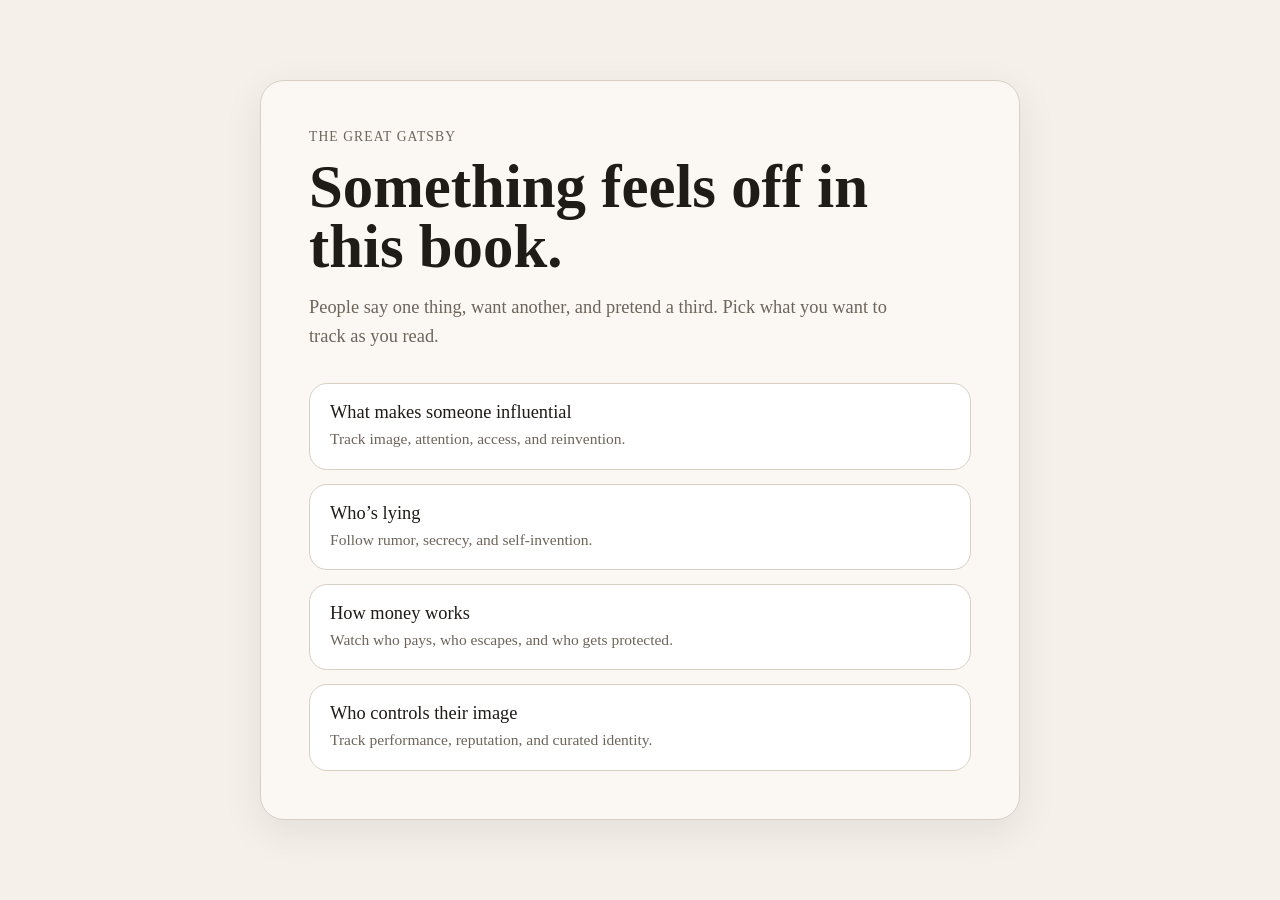
<file: index.html>
<!DOCTYPE html>
<html lang="en">
<head>
  <meta charset="UTF-8" />
  <meta name="viewport" content="width=device-width, initial-scale=1.0" />
  <title>Gatsby Sandbox</title>
  <link rel="stylesheet" href="style.css" />
</head>
<body class="landing">
  <main class="landing-shell">
    <div class="landing-card">
      <p class="eyebrow">The Great Gatsby</p>
      <h1>Something feels off in this book.</h1>
      <p class="lede">
        People say one thing, want another, and pretend a third.
        Pick what you want to track as you read.
      </p>

      <div class="path-list">
        <button class="path-button" onclick="choosePath('influencer')">
          <span class="path-title">What makes someone influential</span>
          <span class="path-desc">Track image, attention, access, and reinvention.</span>
        </button>
        
        <button class="path-button" onclick="choosePath('lies')">
          <span class="path-title">Who’s lying</span>
          <span class="path-desc">Follow rumor, secrecy, and self-invention.</span>
        </button>

        <button class="path-button" onclick="choosePath('money')">
          <span class="path-title">How money works</span>
          <span class="path-desc">Watch who pays, who escapes, and who gets protected.</span>
        </button>

        <button class="path-button" onclick="choosePath('image')">
          <span class="path-title">Who controls their image</span>
          <span class="path-desc">Track performance, reputation, and curated identity.</span>
        </button>
      </div>
    </div>
  </main>

  <script src="script.js"></script>
</body>
</html>
</file>
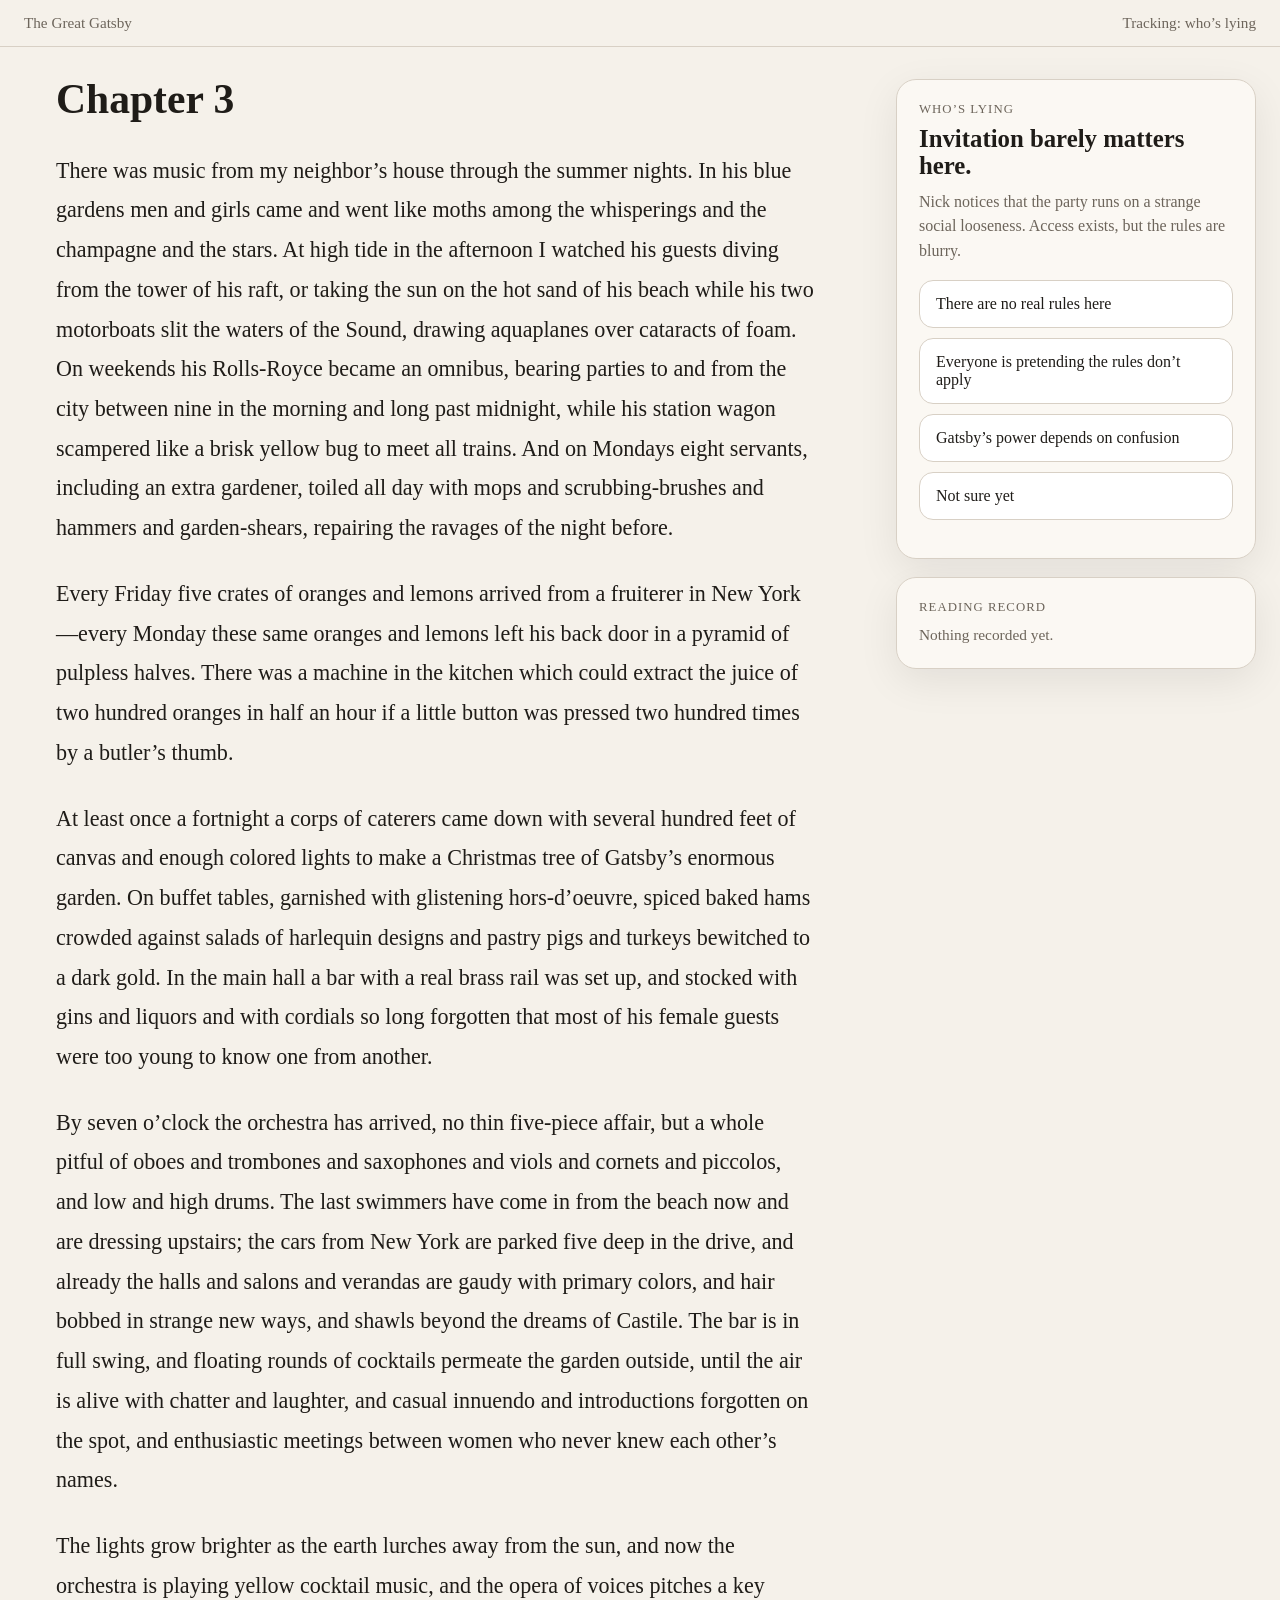
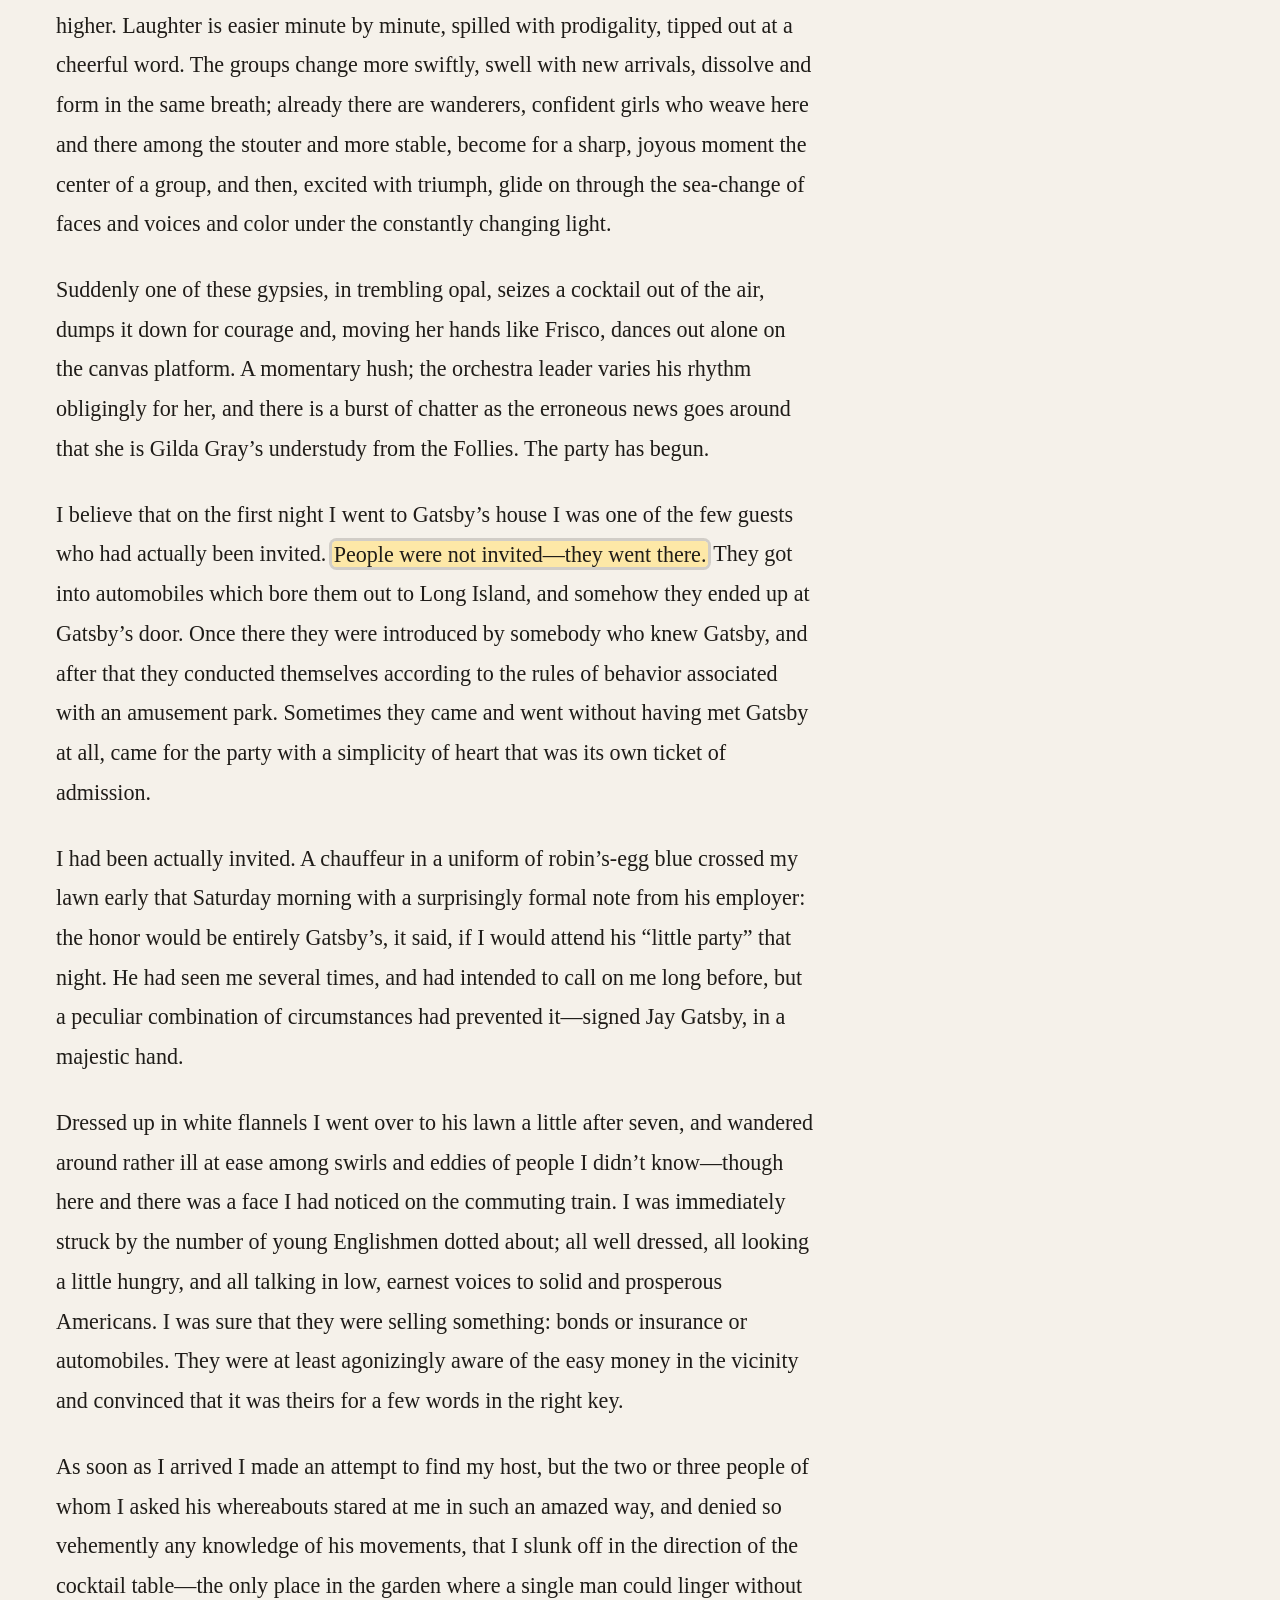
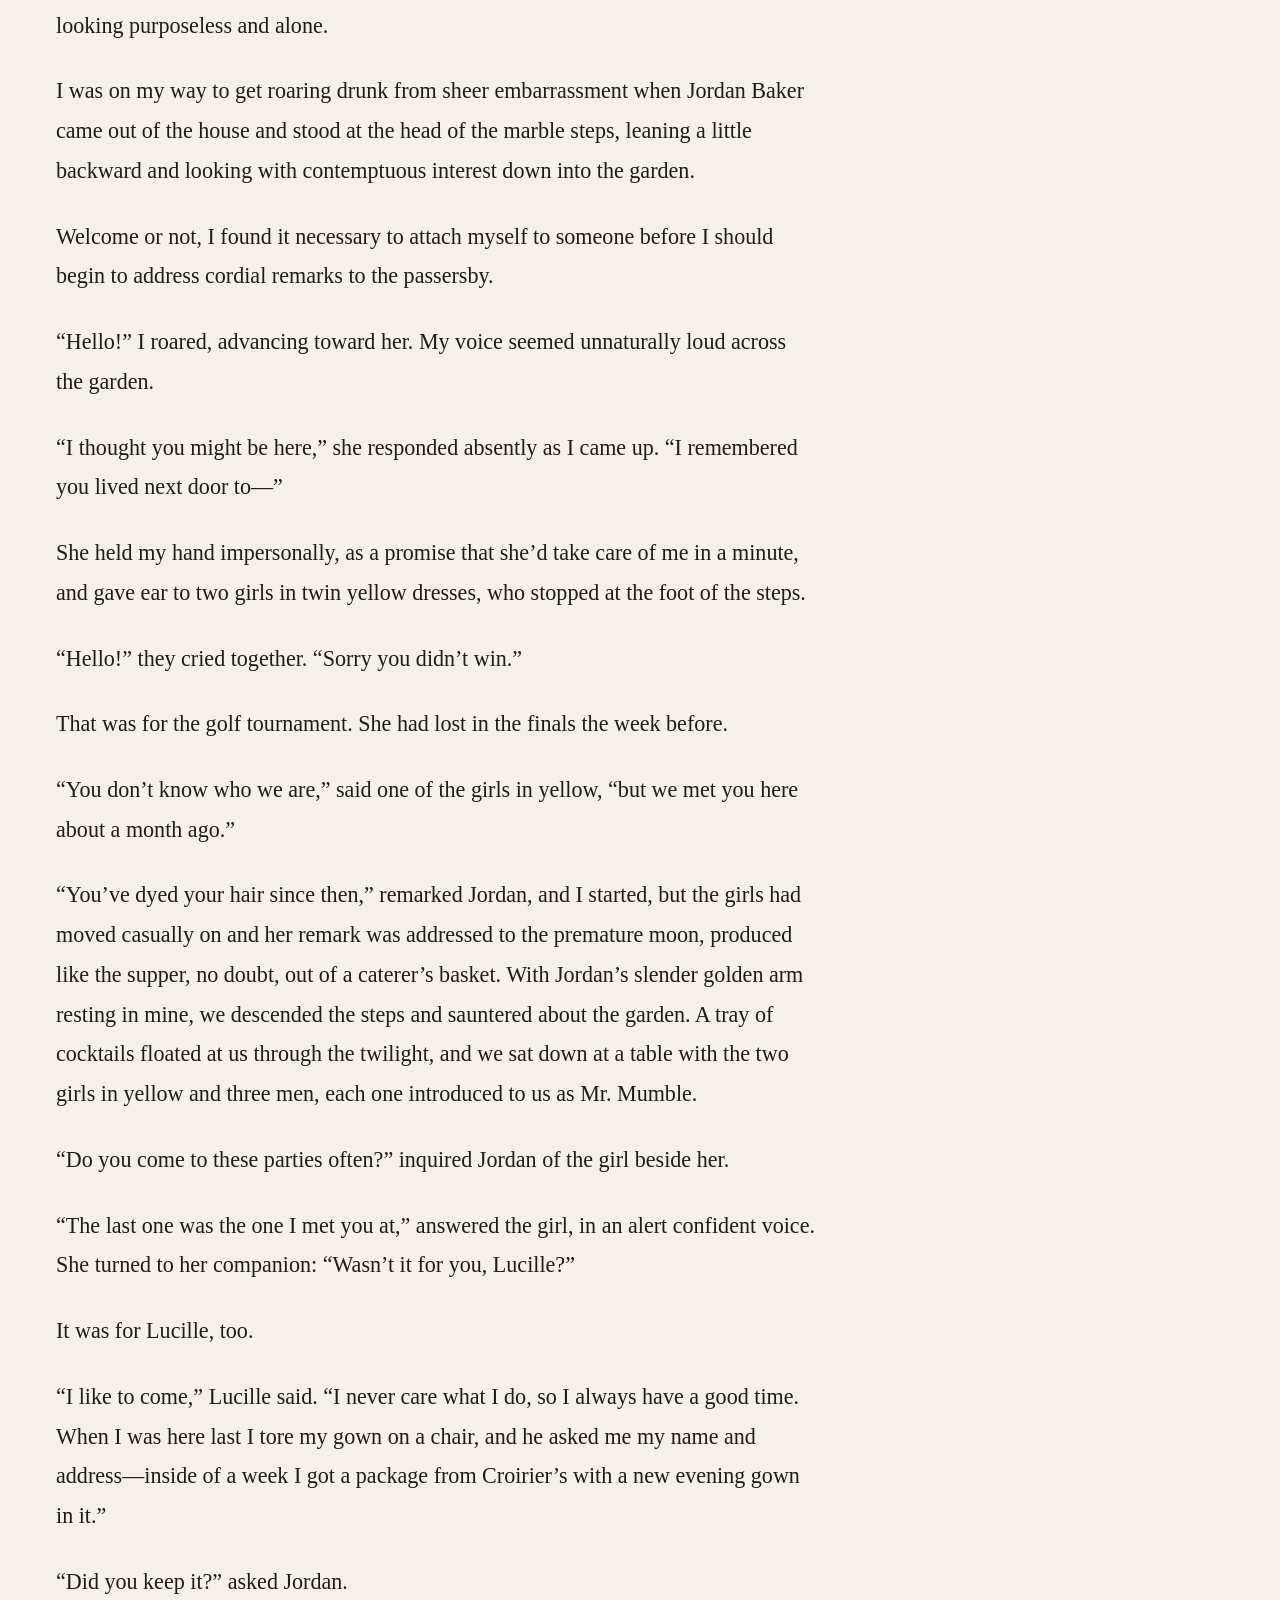
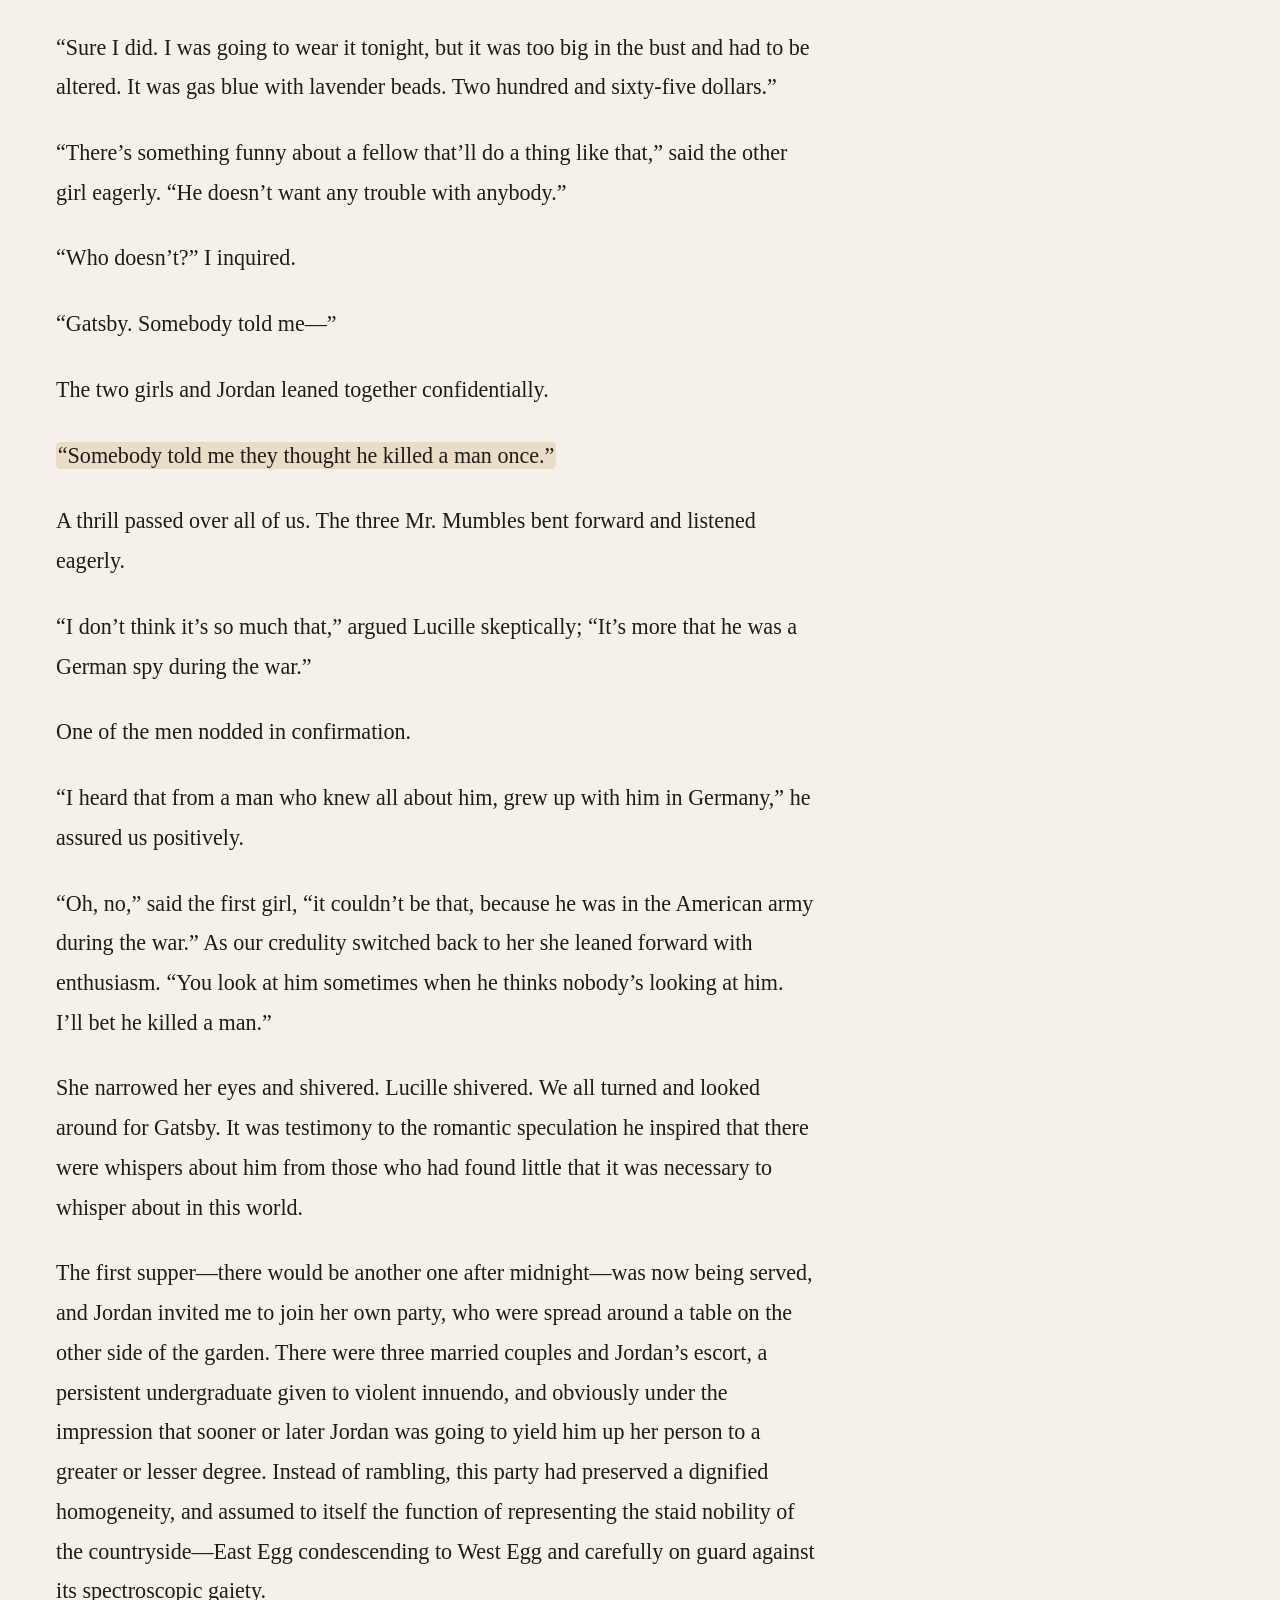
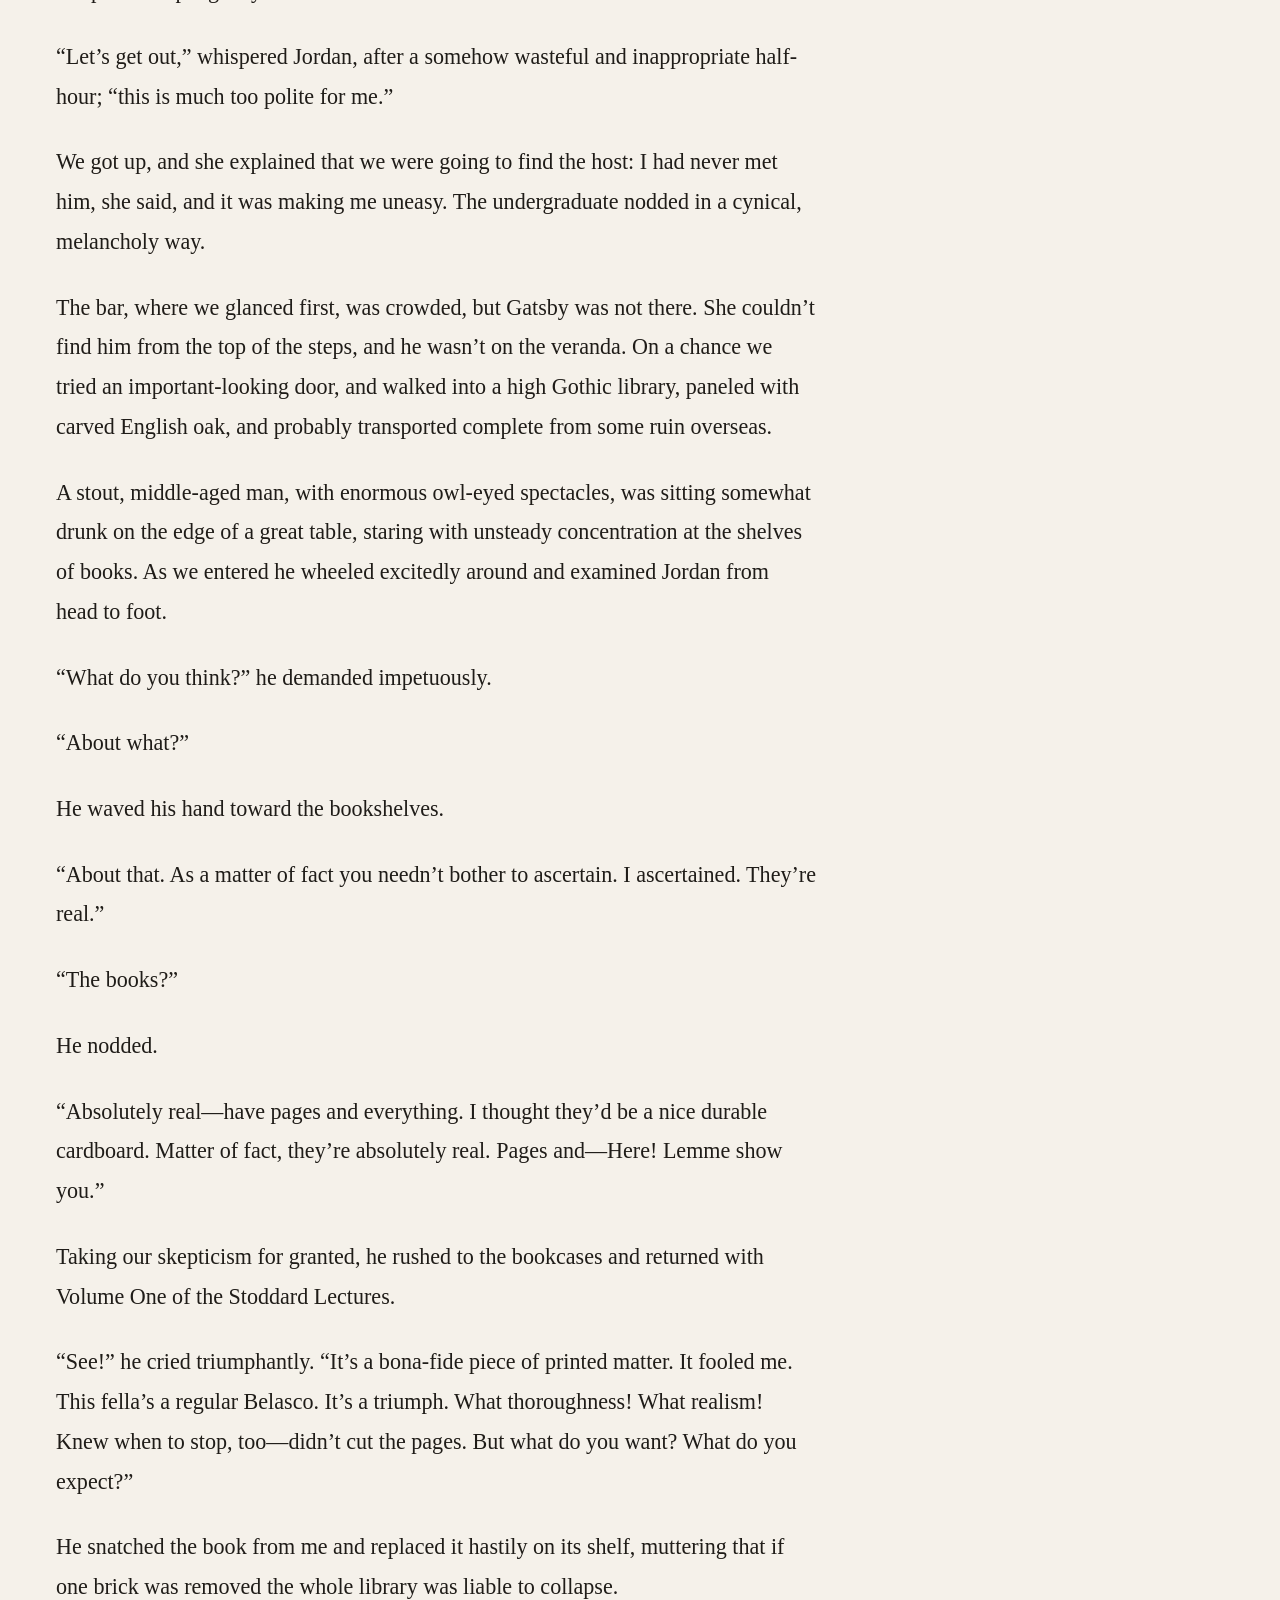
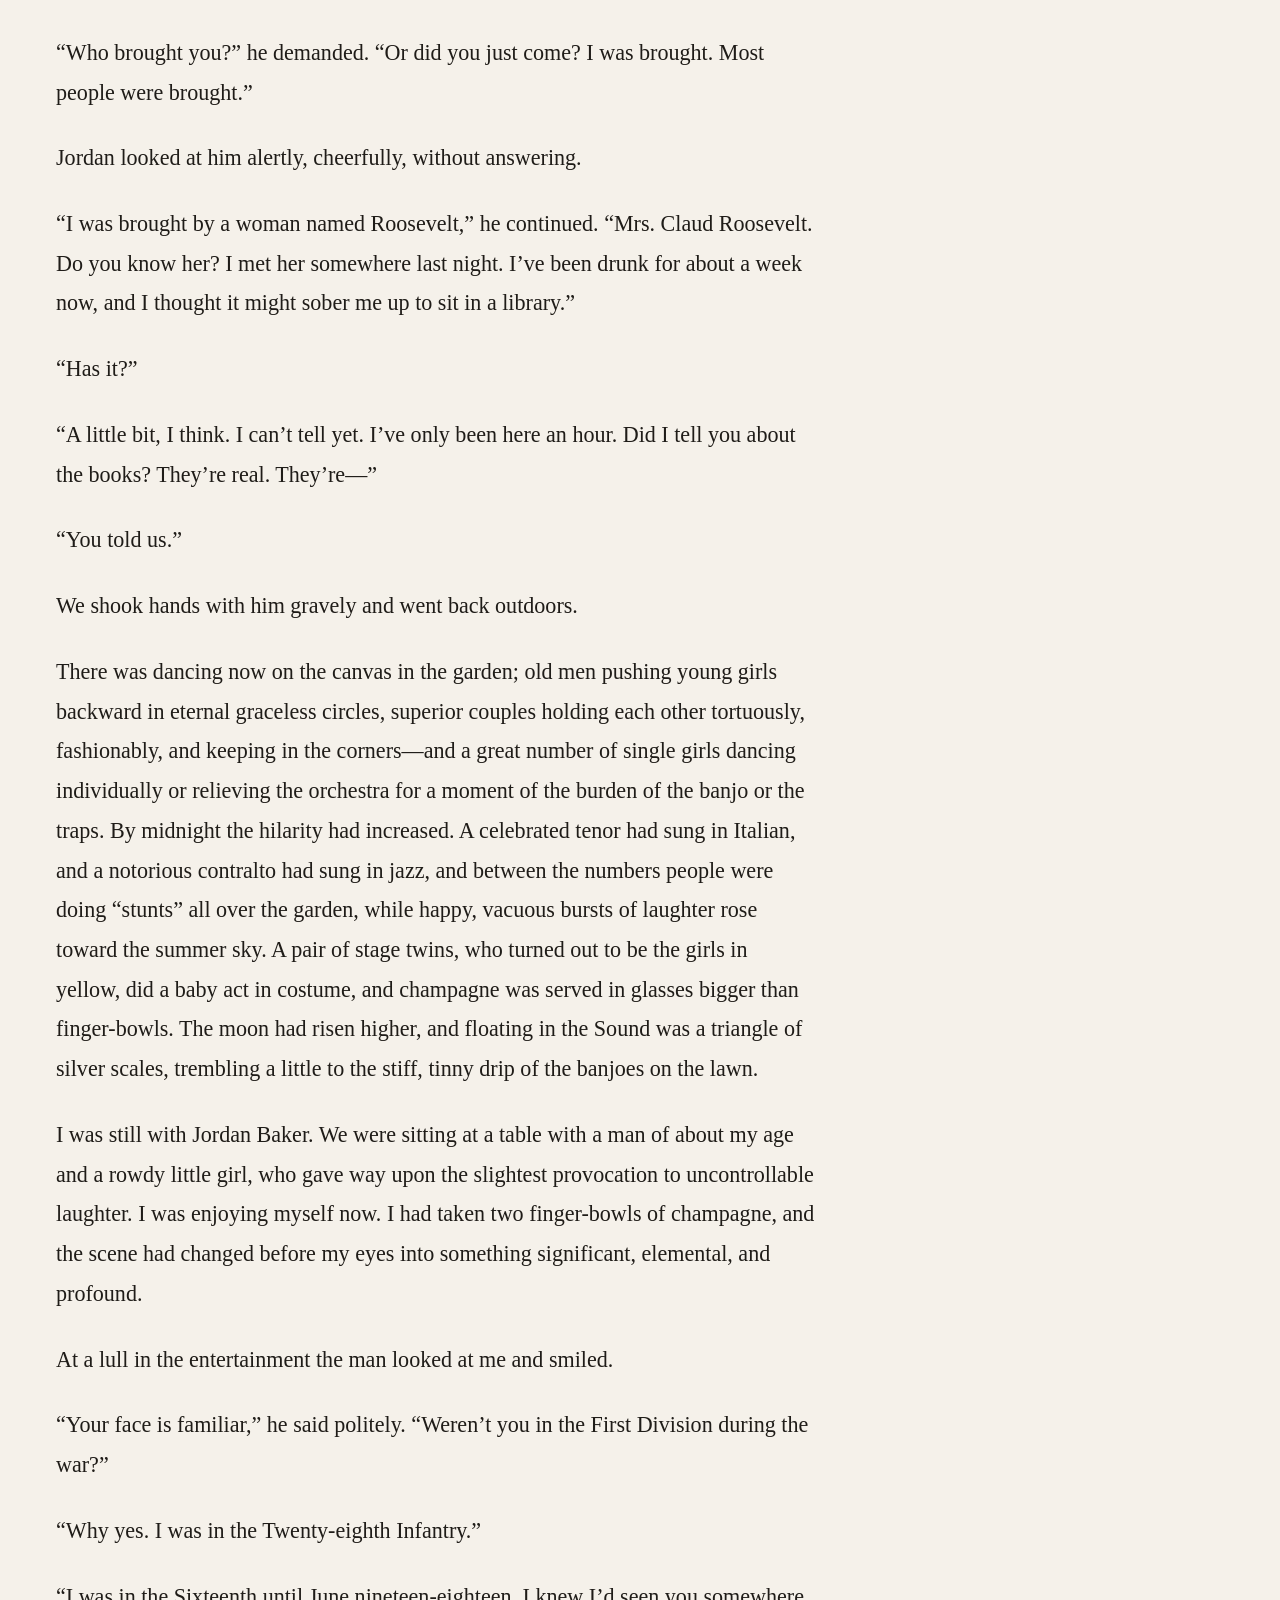
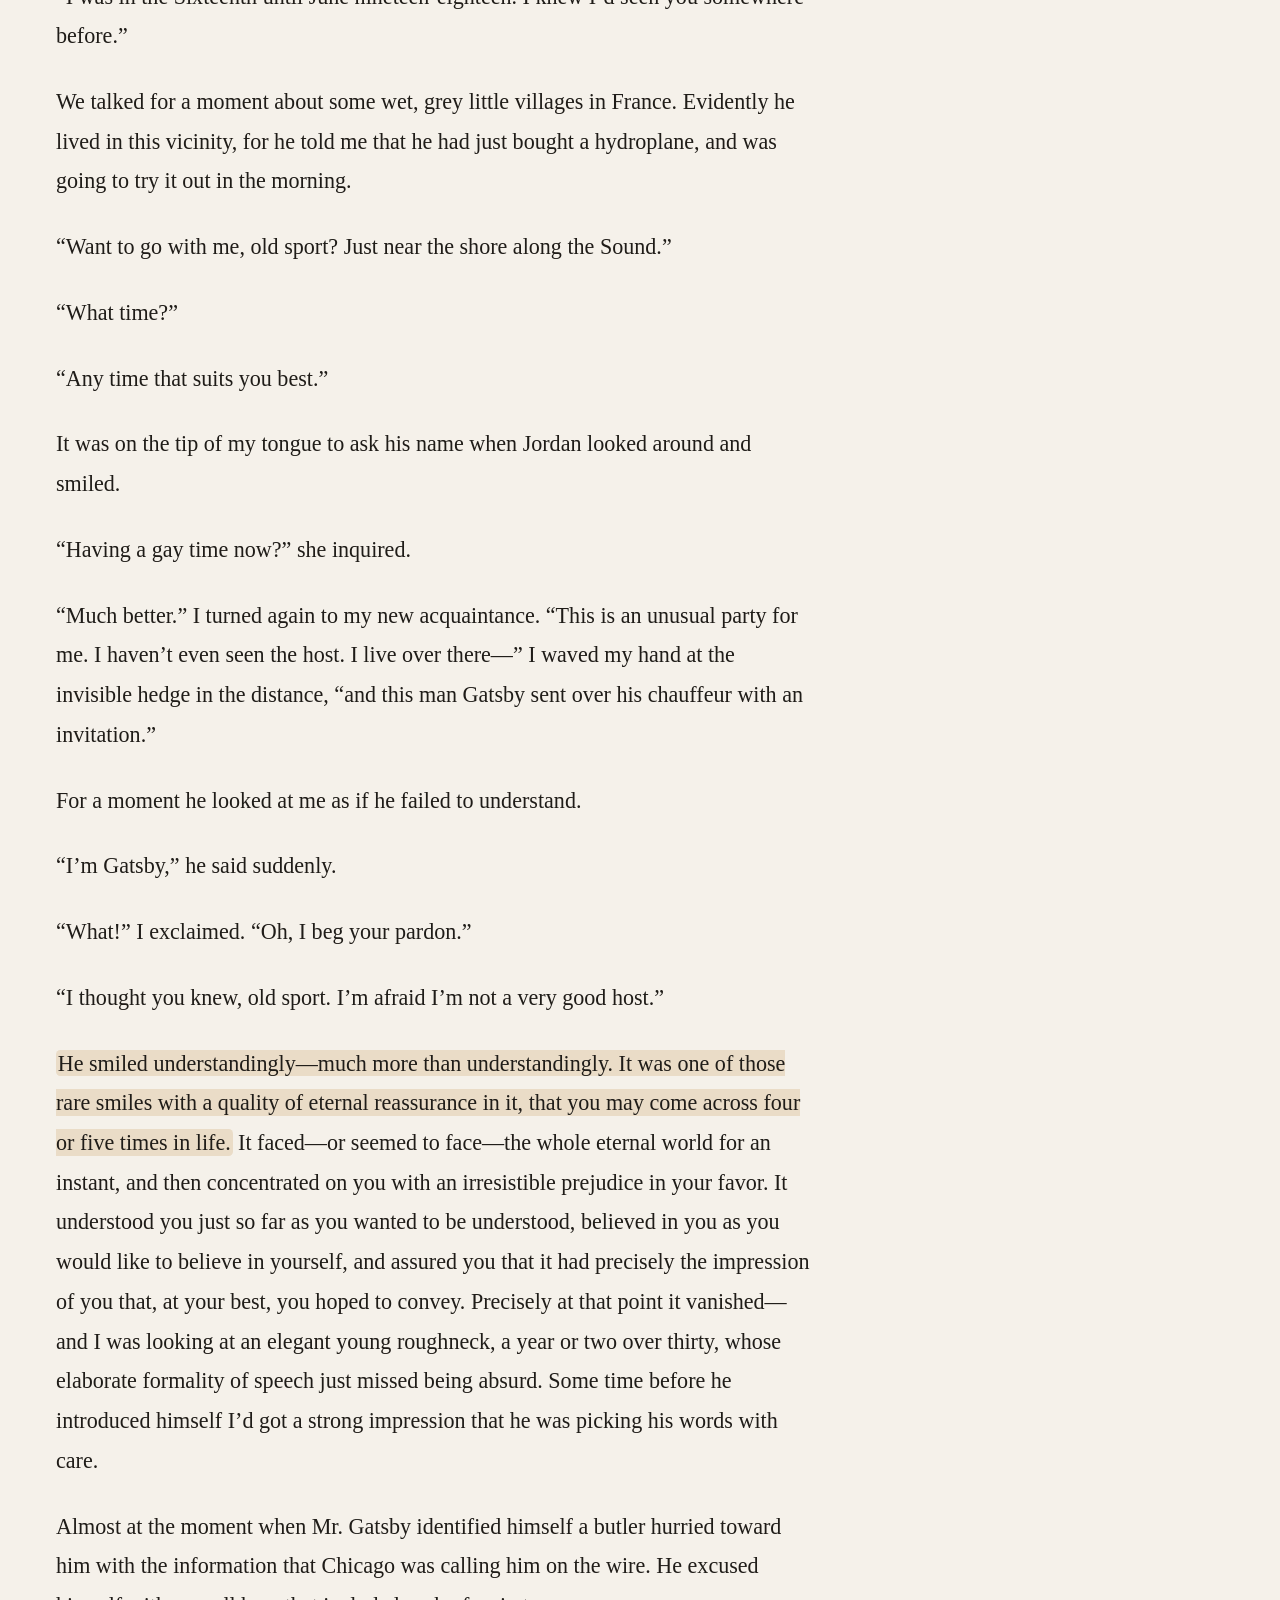
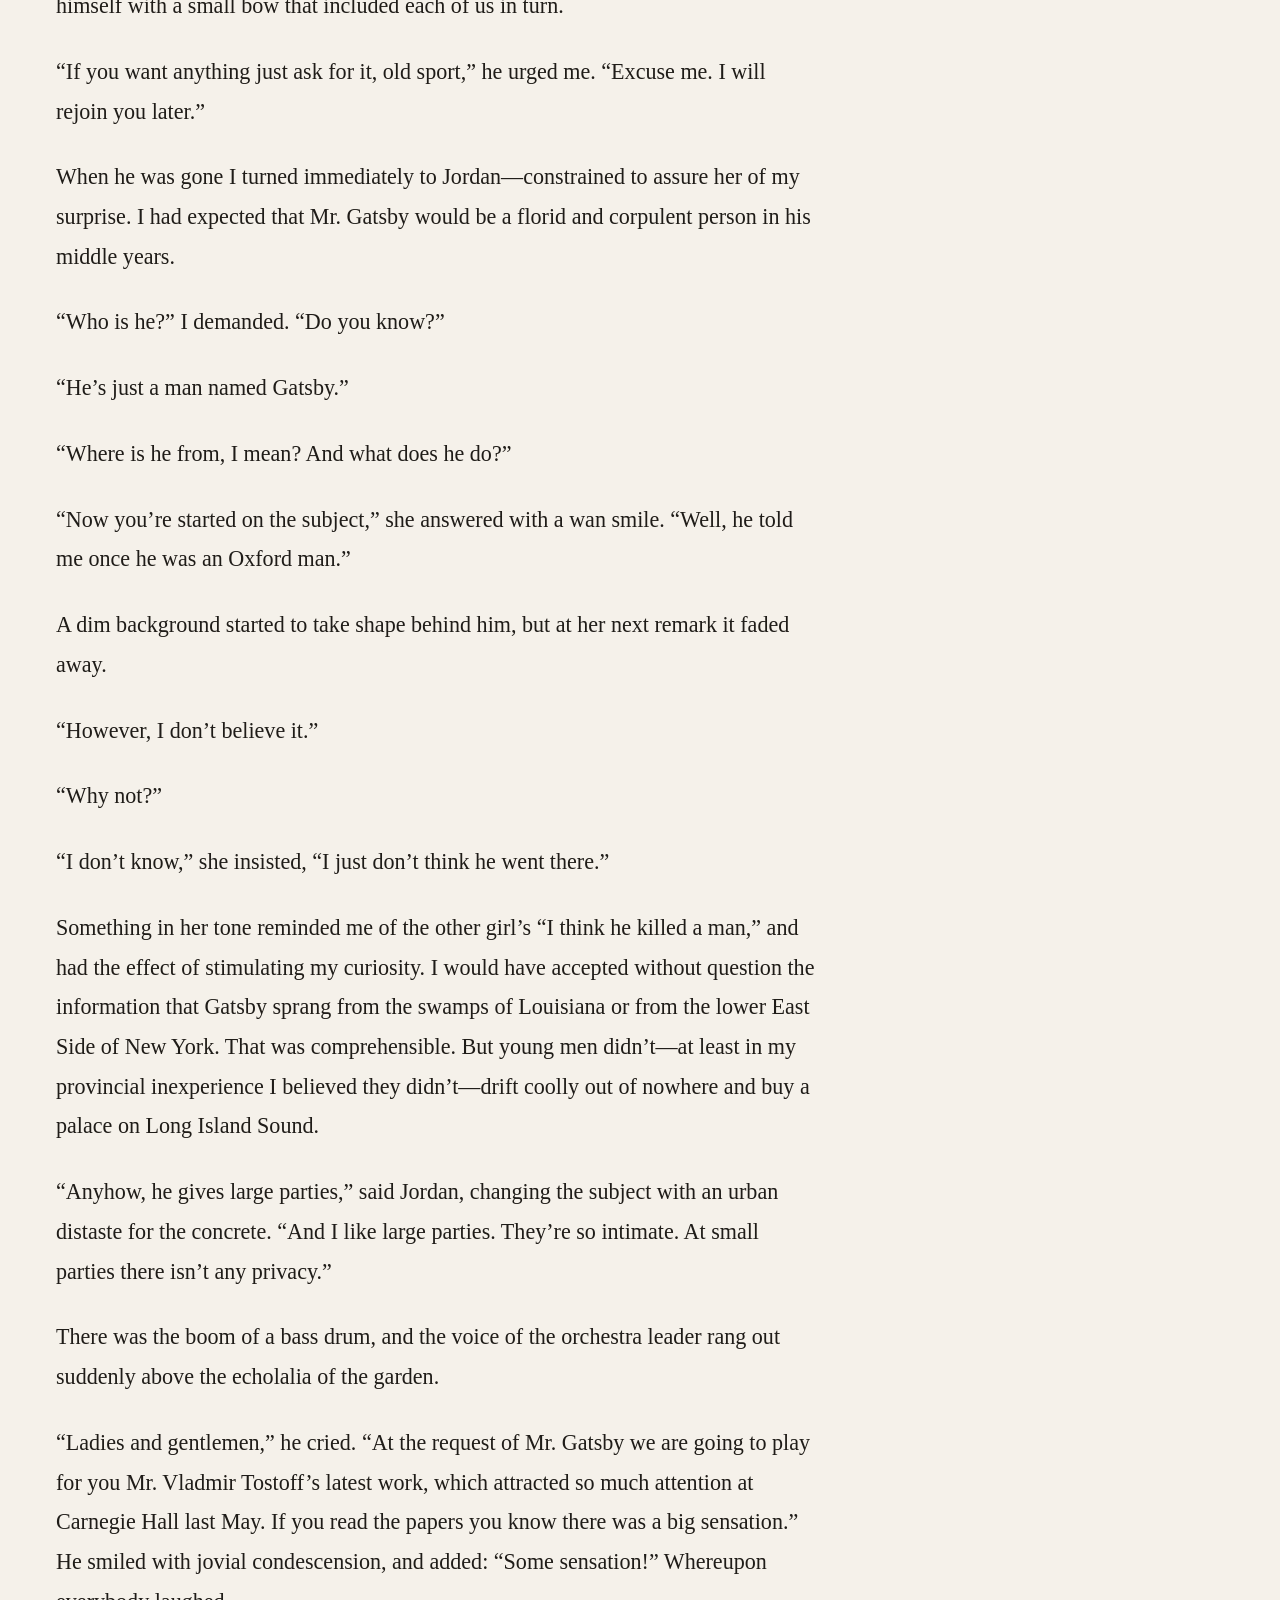
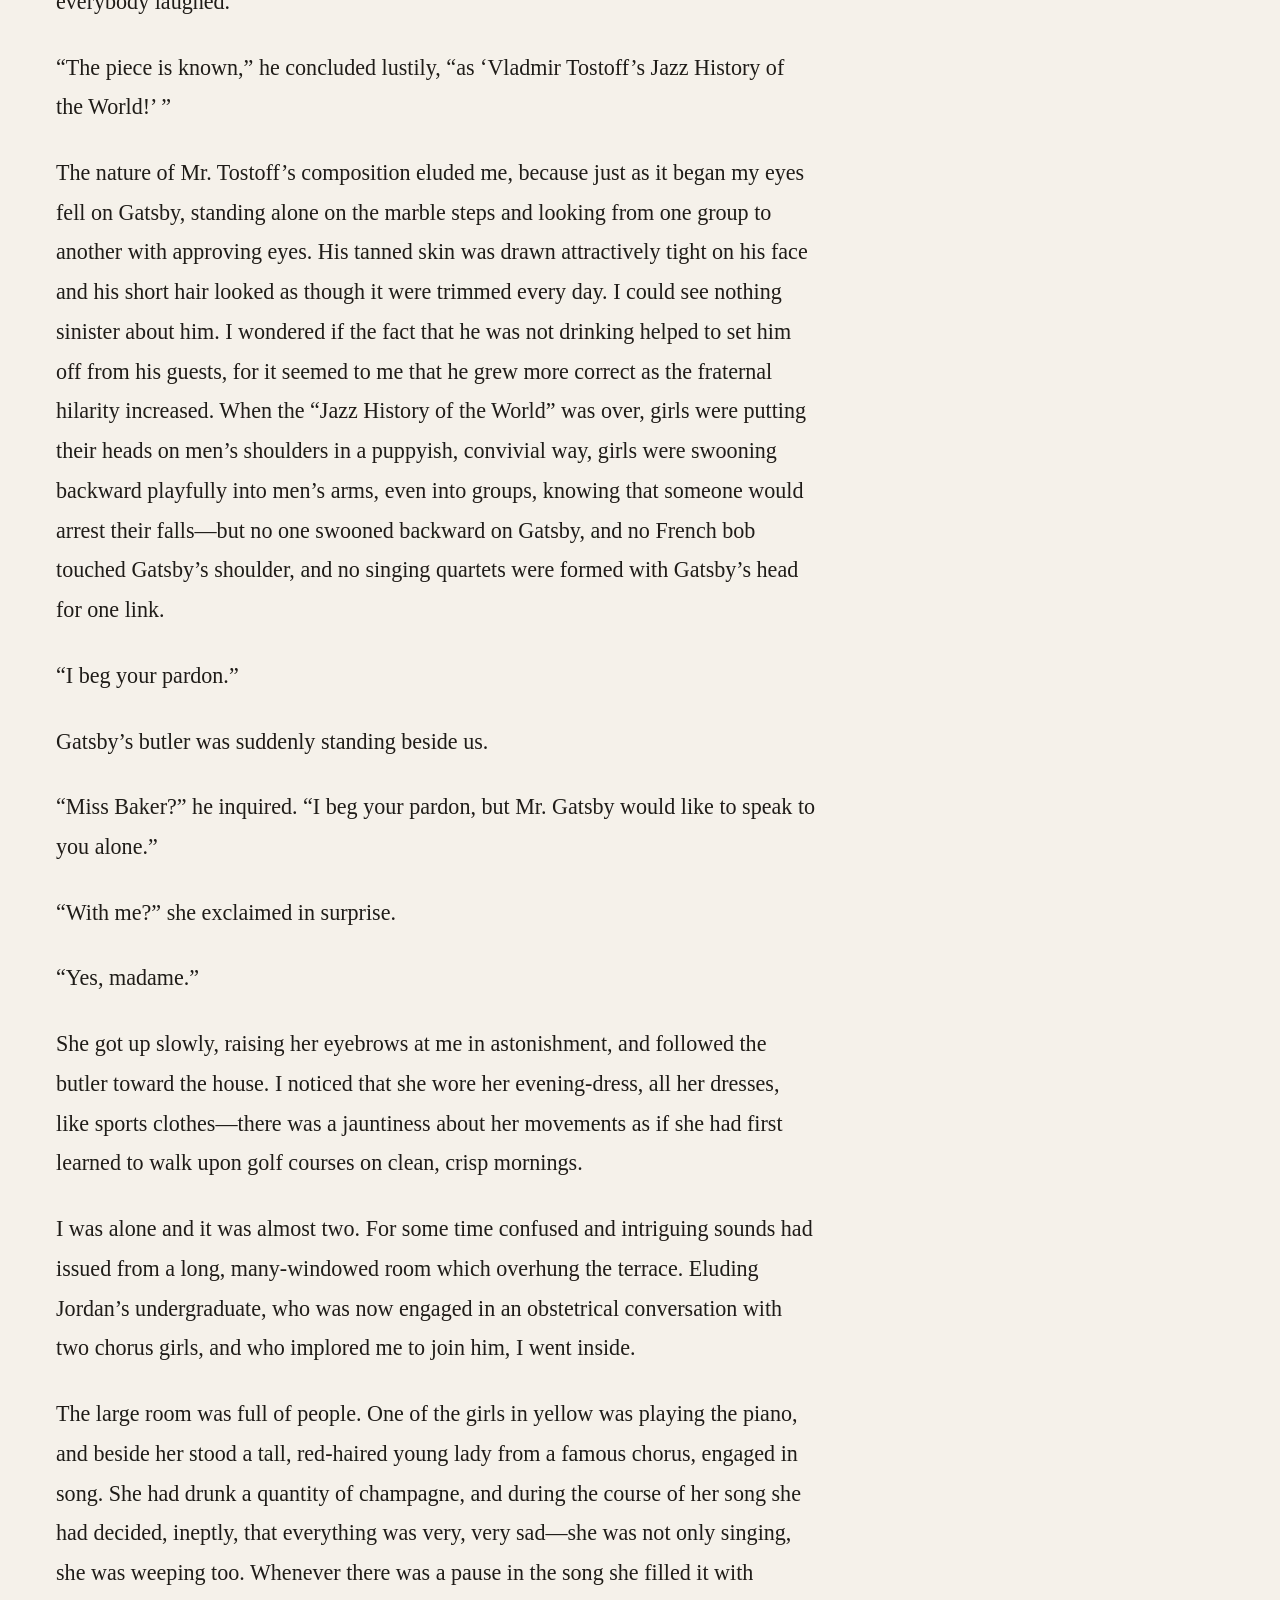
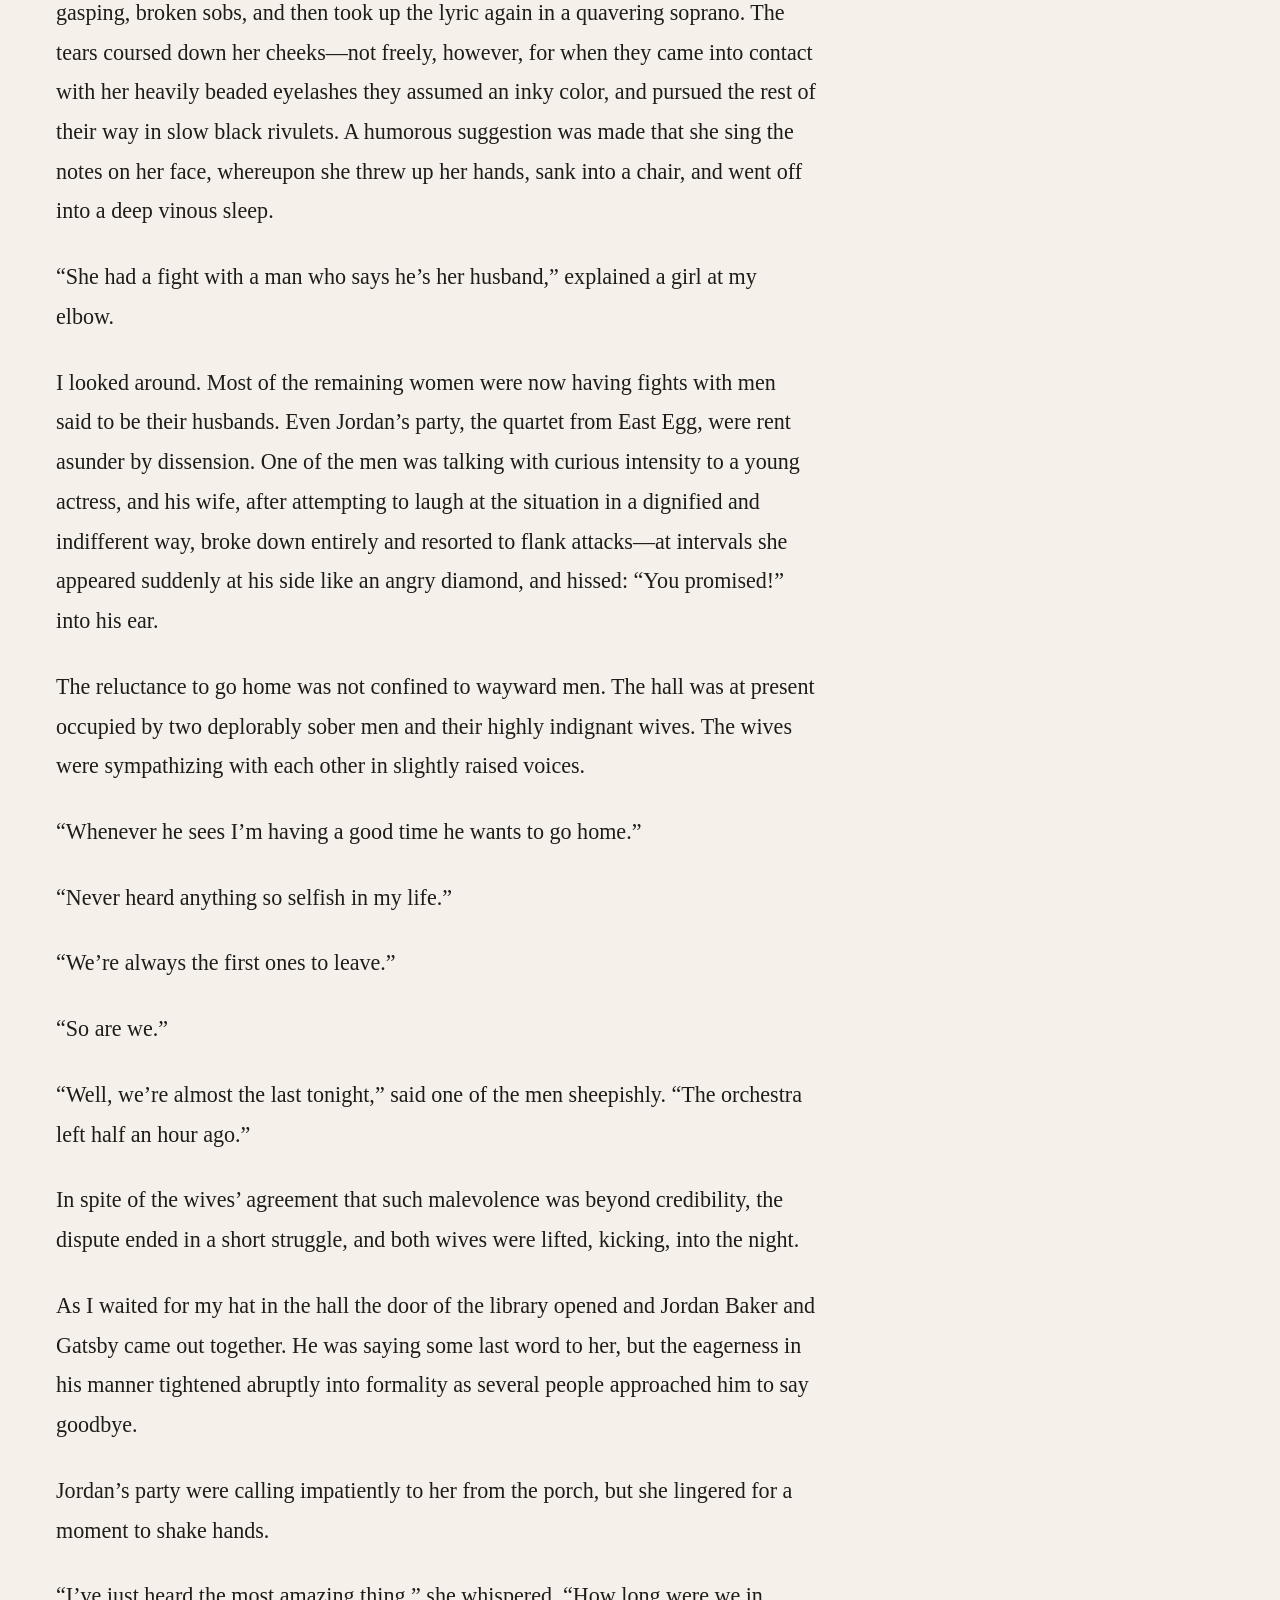
<file: read.html>
<!DOCTYPE html>
<html lang="en">
<head>
  <meta charset="UTF-8" />
  <meta name="viewport" content="width=device-width, initial-scale=1.0" />
  <title>Reading Gatsby</title>
  <link rel="stylesheet" href="style.css" />
</head>
<body class="reader">
  <header class="reader-topbar">
    <div class="reader-topbar-inner">
      <p class="book-label">The Great Gatsby</p>
      <p class="path-label" id="pathLabel"></p>
    </div>
  </header>

  <main class="chapter-layout">
    <section class="chapter-main">
      <article class="reader-text">
        <h1 class="chapter-title">Chapter 3</h1>

        <p>There was music from my neighbor’s house through the summer nights. In his blue gardens men and girls came and went like moths among the whisperings and the champagne and the stars. At high tide in the afternoon I watched his guests diving from the tower of his raft, or taking the sun on the hot sand of his beach while his two motorboats slit the waters of the Sound, drawing aquaplanes over cataracts of foam. On weekends his Rolls-Royce became an omnibus, bearing parties to and from the city between nine in the morning and long past midnight, while his station wagon scampered like a brisk yellow bug to meet all trains. And on Mondays eight servants, including an extra gardener, toiled all day with mops and scrubbing-brushes and hammers and garden-shears, repairing the ravages of the night before.</p>

        <p>Every Friday five crates of oranges and lemons arrived from a fruiterer in New York—every Monday these same oranges and lemons left his back door in a pyramid of pulpless halves. There was a machine in the kitchen which could extract the juice of two hundred oranges in half an hour if a little button was pressed two hundred times by a butler’s thumb.</p>

        <p>At least once a fortnight a corps of caterers came down with several hundred feet of canvas and enough colored lights to make a Christmas tree of Gatsby’s enormous garden. On buffet tables, garnished with glistening hors-d’oeuvre, spiced baked hams crowded against salads of harlequin designs and pastry pigs and turkeys bewitched to a dark gold. In the main hall a bar with a real brass rail was set up, and stocked with gins and liquors and with cordials so long forgotten that most of his female guests were too young to know one from another.</p>

        <p>By seven o’clock the orchestra has arrived, no thin five-piece affair, but a whole pitful of oboes and trombones and saxophones and viols and cornets and piccolos, and low and high drums. The last swimmers have come in from the beach now and are dressing upstairs; the cars from New York are parked five deep in the drive, and already the halls and salons and verandas are gaudy with primary colors, and hair bobbed in strange new ways, and shawls beyond the dreams of Castile. The bar is in full swing, and floating rounds of cocktails permeate the garden outside, until the air is alive with chatter and laughter, and casual innuendo and introductions forgotten on the spot, and enthusiastic meetings between women who never knew each other’s names.</p>

        <p>The lights grow brighter as the earth lurches away from the sun, and now the orchestra is playing yellow cocktail music, and the opera of voices pitches a key higher. Laughter is easier minute by minute, spilled with prodigality, tipped out at a cheerful word. The groups change more swiftly, swell with new arrivals, dissolve and form in the same breath; already there are wanderers, confident girls who weave here and there among the stouter and more stable, become for a sharp, joyous moment the center of a group, and then, excited with triumph, glide on through the sea-change of faces and voices and color under the constantly changing light.</p>

        <p>Suddenly one of these gypsies, in trembling opal, seizes a cocktail out of the air, dumps it down for courage and, moving her hands like Frisco, dances out alone on the canvas platform. A momentary hush; the orchestra leader varies his rhythm obligingly for her, and there is a burst of chatter as the erroneous news goes around that she is Gilda Gray’s understudy from the Follies. The party has begun.</p>

        <p>I believe that on the first night I went to Gatsby’s house I was one of the few guests who had actually been invited. <span class="tracked highlight-passive" id="marker2" data-marker="marker2">People were not invited—they went there.</span> They got into automobiles which bore them out to Long Island, and somehow they ended up at Gatsby’s door. Once there they were introduced by somebody who knew Gatsby, and after that they conducted themselves according to the rules of behavior associated with an amusement park. Sometimes they came and went without having met Gatsby at all, came for the party with a simplicity of heart that was its own ticket of admission.</p>

        <p>I had been actually invited. A chauffeur in a uniform of robin’s-egg blue crossed my lawn early that Saturday morning with a surprisingly formal note from his employer: the honor would be entirely Gatsby’s, it said, if I would attend his “little party” that night. He had seen me several times, and had intended to call on me long before, but a peculiar combination of circumstances had prevented it—signed Jay Gatsby, in a majestic hand.</p>

        <p>Dressed up in white flannels I went over to his lawn a little after seven, and wandered around rather ill at ease among swirls and eddies of people I didn’t know—though here and there was a face I had noticed on the commuting train. I was immediately struck by the number of young Englishmen dotted about; all well dressed, all looking a little hungry, and all talking in low, earnest voices to solid and prosperous Americans. I was sure that they were selling something: bonds or insurance or automobiles. They were at least agonizingly aware of the easy money in the vicinity and convinced that it was theirs for a few words in the right key.</p>

        <p>As soon as I arrived I made an attempt to find my host, but the two or three people of whom I asked his whereabouts stared at me in such an amazed way, and denied so vehemently any knowledge of his movements, that I slunk off in the direction of the cocktail table—the only place in the garden where a single man could linger without looking purposeless and alone.</p>

        <p>I was on my way to get roaring drunk from sheer embarrassment when Jordan Baker came out of the house and stood at the head of the marble steps, leaning a little backward and looking with contemptuous interest down into the garden.</p>

        <p>Welcome or not, I found it necessary to attach myself to someone before I should begin to address cordial remarks to the passersby.</p>

        <p>“Hello!” I roared, advancing toward her. My voice seemed unnaturally loud across the garden.</p>

        <p>“I thought you might be here,” she responded absently as I came up. “I remembered you lived next door to—”</p>

        <p>She held my hand impersonally, as a promise that she’d take care of me in a minute, and gave ear to two girls in twin yellow dresses, who stopped at the foot of the steps.</p>

        <p> “Hello!” they cried together. “Sorry you didn’t win.”</p>

        <p>That was for the golf tournament. She had lost in the finals the week before.</p>

        <p>“You don’t know who we are,” said one of the girls in yellow, “but we met you here about a month ago.”</p>

        <p>“You’ve dyed your hair since then,” remarked Jordan, and I started, but the girls had moved casually on and her remark was addressed to the premature moon, produced like the supper, no doubt, out of a caterer’s basket. With Jordan’s slender golden arm resting in mine, we descended the steps and sauntered about the garden. A tray of cocktails floated at us through the twilight, and we sat down at a table with the two girls in yellow and three men, each one introduced to us as Mr. Mumble.</p>

        <p>“Do you come to these parties often?” inquired Jordan of the girl beside her.</p>

        <p>“The last one was the one I met you at,” answered the girl, in an alert confident voice. She turned to her companion: “Wasn’t it for you, Lucille?”</p>

        <p>It was for Lucille, too.</p>

        <p>“I like to come,” Lucille said. “I never care what I do, so I always have a good time. When I was here last I tore my gown on a chair, and he asked me my name and address—inside of a week I got a package from Croirier’s with a new evening gown in it.”</p>

        <p>“Did you keep it?” asked Jordan.</p>

        <p>“Sure I did. I was going to wear it tonight, but it was too big in the bust and had to be altered. It was gas blue with lavender beads. Two hundred and sixty-five dollars.”</p>

        <p>“There’s something funny about a fellow that’ll do a thing like that,” said the other girl eagerly. “He doesn’t want any trouble with anybody.”</p>

        <p>“Who doesn’t?” I inquired.</p>

        <p>“Gatsby. Somebody told me—”</p>

        <p>The two girls and Jordan leaned together confidentially.</p>

        <p><span class="tracked highlight-passive" id="marker1" data-marker="marker1">“Somebody told me they thought he killed a man once.”</span></p>

        <p>A thrill passed over all of us. The three Mr. Mumbles bent forward and listened eagerly.</p>

        <p>“I don’t think it’s so much that,” argued Lucille skeptically; “It’s more that he was a German spy during the war.”</p>

        <p>One of the men nodded in confirmation.</p>

        <p>“I heard that from a man who knew all about him, grew up with him in Germany,” he assured us positively.</p>

        <p>“Oh, no,” said the first girl, “it couldn’t be that, because he was in the American army during the war.” As our credulity switched back to her she leaned forward with enthusiasm. “You look at him sometimes when he thinks nobody’s looking at him. I’ll bet he killed a man.”</p>

        <p>She narrowed her eyes and shivered. Lucille shivered. We all turned and looked around for Gatsby. It was testimony to the romantic speculation he inspired that there were whispers about him from those who had found little that it was necessary to whisper about in this world.</p>

        <p>The first supper—there would be another one after midnight—was now being served, and Jordan invited me to join her own party, who were spread around a table on the other side of the garden. There were three married couples and Jordan’s escort, a persistent undergraduate given to violent innuendo, and obviously under the impression that sooner or later Jordan was going to yield him up her person to a greater or lesser degree. Instead of rambling, this party had preserved a dignified homogeneity, and assumed to itself the function of representing the staid nobility of the countryside—East Egg condescending to West Egg and carefully on guard against its spectroscopic gaiety.</p>

        <p>“Let’s get out,” whispered Jordan, after a somehow wasteful and inappropriate half-hour; “this is much too polite for me.”</p>

        <p>We got up, and she explained that we were going to find the host: I had never met him, she said, and it was making me uneasy. The undergraduate nodded in a cynical, melancholy way.</p>

        <p>The bar, where we glanced first, was crowded, but Gatsby was not there. She couldn’t find him from the top of the steps, and he wasn’t on the veranda. On a chance we tried an important-looking door, and walked into a high Gothic library, paneled with carved English oak, and probably transported complete from some ruin overseas.</p>

        <p>A stout, middle-aged man, with enormous owl-eyed spectacles, was sitting somewhat drunk on the edge of a great table, staring with unsteady concentration at the shelves of books. As we entered he wheeled excitedly around and examined Jordan from head to foot.</p>

        <p>“What do you think?” he demanded impetuously.</p>

        <p>“About what?”</p>

        <p>He waved his hand toward the bookshelves.</p>

        <p>“About that. As a matter of fact you needn’t bother to ascertain. I ascertained. They’re real.”</p>

        <p>“The books?”</p>

        <p>He nodded.</p>

        <p>“Absolutely real—have pages and everything. I thought they’d be a nice durable cardboard. Matter of fact, they’re absolutely real. Pages and—Here! Lemme show you.”</p>

        <p>Taking our skepticism for granted, he rushed to the bookcases and returned with Volume One of the Stoddard Lectures.</p>

        <p>“See!” he cried triumphantly. “It’s a bona-fide piece of printed matter. It fooled me. This fella’s a regular Belasco. It’s a triumph. What thoroughness! What realism! Knew when to stop, too—didn’t cut the pages. But what do you want? What do you expect?”</p>

        <p>He snatched the book from me and replaced it hastily on its shelf, muttering that if one brick was removed the whole library was liable to collapse.</p>

        <p>“Who brought you?” he demanded. “Or did you just come? I was brought. Most people were brought.”</p>

        <p>Jordan looked at him alertly, cheerfully, without answering.</p>

        <p>“I was brought by a woman named Roosevelt,” he continued. “Mrs. Claud Roosevelt. Do you know her? I met her somewhere last night. I’ve been drunk for about a week now, and I thought it might sober me up to sit in a library.”</p>

        <p>“Has it?”</p>

        <p>“A little bit, I think. I can’t tell yet. I’ve only been here an hour. Did I tell you about the books? They’re real. They’re—”</p>

        <p>“You told us.”</p>

        <p>We shook hands with him gravely and went back outdoors.</p>

        <p>There was dancing now on the canvas in the garden; old men pushing young girls backward in eternal graceless circles, superior couples holding each other tortuously, fashionably, and keeping in the corners—and a great number of single girls dancing individually or relieving the orchestra for a moment of the burden of the banjo or the traps. By midnight the hilarity had increased. A celebrated tenor had sung in Italian, and a notorious contralto had sung in jazz, and between the numbers people were doing “stunts” all over the garden, while happy, vacuous bursts of laughter rose toward the summer sky. A pair of stage twins, who turned out to be the girls in yellow, did a baby act in costume, and champagne was served in glasses bigger than finger-bowls. The moon had risen higher, and floating in the Sound was a triangle of silver scales, trembling a little to the stiff, tinny drip of the banjoes on the lawn.</p>

        <p>I was still with Jordan Baker. We were sitting at a table with a man of about my age and a rowdy little girl, who gave way upon the slightest provocation to uncontrollable laughter. I was enjoying myself now. I had taken two finger-bowls of champagne, and the scene had changed before my eyes into something significant, elemental, and profound.</p>

        <p>At a lull in the entertainment the man looked at me and smiled.</p>

        <p>“Your face is familiar,” he said politely. “Weren’t you in the First Division during the war?”</p>

        <p>“Why yes. I was in the Twenty-eighth Infantry.”</p>

        <p>“I was in the Sixteenth until June nineteen-eighteen. I knew I’d seen you somewhere before.”</p>

        <p>We talked for a moment about some wet, grey little villages in France. Evidently he lived in this vicinity, for he told me that he had just bought a hydroplane, and was going to try it out in the morning.</p>

        <p>“Want to go with me, old sport? Just near the shore along the Sound.”</p>

        <p>“What time?”</p>

        <p>“Any time that suits you best.”</p>

        <p>It was on the tip of my tongue to ask his name when Jordan looked around and smiled.</p>

        <p>“Having a gay time now?” she inquired.</p>

        <p>“Much better.” I turned again to my new acquaintance. “This is an unusual party for me. I haven’t even seen the host. I live over there—” I waved my hand at the invisible hedge in the distance, “and this man Gatsby sent over his chauffeur with an invitation.”</p>

        <p>For a moment he looked at me as if he failed to understand.</p>

        <p>“I’m Gatsby,” he said suddenly.</p>

        <p>“What!” I exclaimed. “Oh, I beg your pardon.”</p>

        <p>“I thought you knew, old sport. I’m afraid I’m not a very good host.”</p>

        <p><span class="tracked highlight-passive" id="marker3" data-marker="marker3">He smiled understandingly—much more than understandingly. It was one of those rare smiles with a quality of eternal reassurance in it, that you may come across four or five times in life.</span> It faced—or seemed to face—the whole eternal world for an instant, and then concentrated on you with an irresistible prejudice in your favor. It understood you just so far as you wanted to be understood, believed in you as you would like to believe in yourself, and assured you that it had precisely the impression of you that, at your best, you hoped to convey. Precisely at that point it vanished—and I was looking at an elegant young roughneck, a year or two over thirty, whose elaborate formality of speech just missed being absurd. Some time before he introduced himself I’d got a strong impression that he was picking his words with care.</p>

        <p>Almost at the moment when Mr. Gatsby identified himself a butler hurried toward him with the information that Chicago was calling him on the wire. He excused himself with a small bow that included each of us in turn.</p>

        <p>“If you want anything just ask for it, old sport,” he urged me. “Excuse me. I will rejoin you later.”</p>

        <p>When he was gone I turned immediately to Jordan—constrained to assure her of my surprise. I had expected that Mr. Gatsby would be a florid and corpulent person in his middle years.</p>

        <p>“Who is he?” I demanded. “Do you know?”</p>

        <p>“He’s just a man named Gatsby.”</p>

        <p>“Where is he from, I mean? And what does he do?”</p>

        <p>“Now you’re started on the subject,” she answered with a wan smile. “Well, he told me once he was an Oxford man.”</p>

        <p>A dim background started to take shape behind him, but at her next remark it faded away.</p>

        <p>“However, I don’t believe it.”</p>

        <p>“Why not?”</p>

        <p>“I don’t know,” she insisted, “I just don’t think he went there.”</p>

        <p>Something in her tone reminded me of the other girl’s “I think he killed a man,” and had the effect of stimulating my curiosity. I would have accepted without question the information that Gatsby sprang from the swamps of Louisiana or from the lower East Side of New York. That was comprehensible. But young men didn’t—at least in my provincial inexperience I believed they didn’t—drift coolly out of nowhere and buy a palace on Long Island Sound.</p>

        <p>“Anyhow, he gives large parties,” said Jordan, changing the subject with an urban distaste for the concrete. “And I like large parties. They’re so intimate. At small parties there isn’t any privacy.”</p>

        <p>There was the boom of a bass drum, and the voice of the orchestra leader rang out suddenly above the echolalia of the garden.</p>

        <p>“Ladies and gentlemen,” he cried. “At the request of Mr. Gatsby we are going to play for you Mr. Vladmir Tostoff’s latest work, which attracted so much attention at Carnegie Hall last May. If you read the papers you know there was a big sensation.” He smiled with jovial condescension, and added: “Some sensation!” Whereupon everybody laughed.</p>

        <p>“The piece is known,” he concluded lustily, “as ‘Vladmir Tostoff’s Jazz History of the World!’ ”</p>

        <p>The nature of Mr. Tostoff’s composition eluded me, because just as it began my eyes fell on Gatsby, standing alone on the marble steps and looking from one group to another with approving eyes. His tanned skin was drawn attractively tight on his face and his short hair looked as though it were trimmed every day. I could see nothing sinister about him. I wondered if the fact that he was not drinking helped to set him off from his guests, for it seemed to me that he grew more correct as the fraternal hilarity increased. When the “Jazz History of the World” was over, girls were putting their heads on men’s shoulders in a puppyish, convivial way, girls were swooning backward playfully into men’s arms, even into groups, knowing that someone would arrest their falls—but no one swooned backward on Gatsby, and no French bob touched Gatsby’s shoulder, and no singing quartets were formed with Gatsby’s head for one link.</p>

        <p>“I beg your pardon.”</p>

        <p>Gatsby’s butler was suddenly standing beside us.</p>

        <p>“Miss Baker?” he inquired. “I beg your pardon, but Mr. Gatsby would like to speak to you alone.”</p>

        <p>“With me?” she exclaimed in surprise.</p>

        <p>“Yes, madame.”</p>

        <p>She got up slowly, raising her eyebrows at me in astonishment, and followed the butler toward the house. I noticed that she wore her evening-dress, all her dresses, like sports clothes—there was a jauntiness about her movements as if she had first learned to walk upon golf courses on clean, crisp mornings.</p>

        <p>I was alone and it was almost two. For some time confused and intriguing sounds had issued from a long, many-windowed room which overhung the terrace. Eluding Jordan’s undergraduate, who was now engaged in an obstetrical conversation with two chorus girls, and who implored me to join him, I went inside.</p>

        <p>The large room was full of people. One of the girls in yellow was playing the piano, and beside her stood a tall, red-haired young lady from a famous chorus, engaged in song. She had drunk a quantity of champagne, and during the course of her song she had decided, ineptly, that everything was very, very sad—she was not only singing, she was weeping too. Whenever there was a pause in the song she filled it with gasping, broken sobs, and then took up the lyric again in a quavering soprano. The tears coursed down her cheeks—not freely, however, for when they came into contact with her heavily beaded eyelashes they assumed an inky color, and pursued the rest of their way in slow black rivulets. A humorous suggestion was made that she sing the notes on her face, whereupon she threw up her hands, sank into a chair, and went off into a deep vinous sleep.</p>

        <p>“She had a fight with a man who says he’s her husband,” explained a girl at my elbow.</p>

        <p>I looked around. Most of the remaining women were now having fights with men said to be their husbands. Even Jordan’s party, the quartet from East Egg, were rent asunder by dissension. One of the men was talking with curious intensity to a young actress, and his wife, after attempting to laugh at the situation in a dignified and indifferent way, broke down entirely and resorted to flank attacks—at intervals she appeared suddenly at his side like an angry diamond, and hissed: “You promised!” into his ear.</p>

        <p>The reluctance to go home was not confined to wayward men. The hall was at present occupied by two deplorably sober men and their highly indignant wives. The wives were sympathizing with each other in slightly raised voices.</p>

        <p>“Whenever he sees I’m having a good time he wants to go home.”</p>

        <p>“Never heard anything so selfish in my life.”</p>

        <p>“We’re always the first ones to leave.”</p>

        <p>“So are we.”</p>

        <p>“Well, we’re almost the last tonight,” said one of the men sheepishly. “The orchestra left half an hour ago.”</p>

        <p>In spite of the wives’ agreement that such malevolence was beyond credibility, the dispute ended in a short struggle, and both wives were lifted, kicking, into the night.</p>

        <p>As I waited for my hat in the hall the door of the library opened and Jordan Baker and Gatsby came out together. He was saying some last word to her, but the eagerness in his manner tightened abruptly into formality as several people approached him to say goodbye.</p>

        <p>Jordan’s party were calling impatiently to her from the porch, but she lingered for a moment to shake hands.</p>

        <p>“I’ve just heard the most amazing thing,” she whispered. “How long were we in there?”</p>

        <p>“Why, about an hour.”</p>

        <p>“It was… simply amazing,” she repeated abstractedly. “But I swore I wouldn’t tell it and here I am tantalizing you.” She yawned gracefully in my face. “Please come and see me… Phone book… Under the name of Mrs. Sigourney Howard… My aunt…” She was hurrying off as she talked—her brown hand waved a jaunty salute as she melted into her party at the door.</p>

        <p>Rather ashamed that on my first appearance I had stayed so late, I joined the last of Gatsby’s guests, who were clustered around him. I wanted to explain that I’d hunted for him early in the evening and to apologize for not having known him in the garden.</p>

        <p>“Don’t mention it,” he enjoined me eagerly. “Don’t give it another thought, old sport.” The familiar expression held no more familiarity than the hand which reassuringly brushed my shoulder. “And don’t forget we’re going up in the hydroplane tomorrow morning, at nine o’clock.”</p>

        <p>Then the butler, behind his shoulder:</p>

        <p>“Philadelphia wants you on the phone, sir.”</p>

        <p>“All right, in a minute. Tell them I’ll be right there… Good night.”</p>

        <p>“Good night.”</p>

        <p>“Good night.” He smiled—and suddenly there seemed to be a pleasant significance in having been among the last to go, as if he had desired it all the time. “Good night, old sport… Good night.”</p>

        <p>But as I walked down the steps I saw that the evening was not quite over. Fifty feet from the door a dozen headlights illuminated a bizarre and tumultuous scene. In the ditch beside the road, right side up, but violently shorn of one wheel, rested a new coupé which had left Gatsby’s drive not two minutes before. The sharp jut of a wall accounted for the detachment of the wheel, which was now getting considerable attention from half a dozen curious chauffeurs. However, as they had left their cars blocking the road, a harsh, discordant din from those in the rear had been audible for some time, and added to the already violent confusion of the scene.</p>

        <p>A man in a long duster had dismounted from the wreck and now stood in the middle of the road, looking from the car to the tire and from the tire to the observers in a pleasant, puzzled way.</p>

        <p> “See!” he explained. “It went in the ditch.”</p>

        <p>The fact was infinitely astonishing to him, and I recognized first the unusual quality of wonder, and then the man—it was the late patron of Gatsby’s library.</p>

        <p>“How’d it happen?”</p>

        <p>He shrugged his shoulders.</p>

        <p>“I know nothing whatever about mechanics,” he said decisively.</p>

        <p>“But how did it happen? Did you run into the wall?”</p>

        <p>“Don’t ask me,” said Owl Eyes, washing his hands of the whole matter. “I know very little about driving—next to nothing. It happened, and that’s all I know.”</p>

        <p>“Well, if you’re a poor driver you oughtn’t to try driving at night.”</p>

        <p>“But I wasn’t even trying,” he explained indignantly, “I wasn’t even trying.”</p>

        <p>An awed hush fell upon the bystanders.</p>

        <p>“Do you want to commit suicide?”</p>

        <p>“You’re lucky it was just a wheel! A bad driver and not even trying!”</p>

        <p>“You don’t understand,” explained the criminal. “I wasn’t driving. There’s another man in the car.”</p>

        <p>The shock that followed this declaration found voice in a sustained “Ah-h-h!” as the door of the coupé swung slowly open. The crowd—it was now a crowd—stepped back involuntarily, and when the door had opened wide there was a ghostly pause. Then, very gradually, part by part, a pale, dangling individual stepped out of the wreck, pawing tentatively at the ground with a large uncertain dancing shoe.</p>

        <p>Blinded by the glare of the headlights and confused by the incessant groaning of the horns, the apparition stood swaying for a moment before he perceived the man in the duster.</p>

        <p>“Wha’s matter?” he inquired calmly. “Did we run outa gas?”</p>

        <p>“Look!”</p>

        <p>Half a dozen fingers pointed at the amputated wheel—he stared at it for a moment, and then looked upward as though he suspected that it had dropped from the sky.</p>

        <p>“It came off,” someone explained.</p>

        <p>He nodded.</p>

        <p>“At first I din’ notice we’d stopped.”</p>

        <p>A pause. Then, taking a long breath and straightening his shoulders, he remarked in a determined voice:</p>

        <p>“Wonder’ff tell me where there’s a gas’line station?”</p>

        <p>At least a dozen men, some of them a little better off than he was, explained to him that wheel and car were no longer joined by any physical bond.</p>

        <p>“Back out,” he suggested after a moment. “Put her in reverse.”</p>

        <p>“But the wheel’s off!”</p>

        <p>He hesitated.</p>

        <p>“No harm in trying,” he said.</p>

        <p>The caterwauling horns had reached a crescendo and I turned away and cut across the lawn toward home. I glanced back once. A wafer of a moon was shining over Gatsby’s house, making the night fine as before, and surviving the laughter and the sound of his still glowing garden. A sudden emptiness seemed to flow now from the windows and the great doors, endowing with complete isolation the figure of the host, who stood on the porch, his hand up in a formal gesture of farewell.</p>

        <p>Reading over what I have written so far, I see I have given the impression that the events of three nights several weeks apart were all that absorbed me. On the contrary, they were merely casual events in a crowded summer, and, until much later, they absorbed me infinitely less than my personal affairs.</p>

        <p>Most of the time I worked. In the early morning the sun threw my shadow westward as I hurried down the white chasms of lower New York to the Probity Trust. I knew the other clerks and young bond-salesmen by their first names, and lunched with them in dark, crowded restaurants on little pig sausages and mashed potatoes and coffee. I even had a short affair with a girl who lived in Jersey City and worked in the accounting department, but her brother began throwing mean looks in my direction, so when she went on her vacation in July I let it blow quietly away.</p>

        <p>I took dinner usually at the Yale Club—for some reason it was the gloomiest event of my day—and then I went upstairs to the library and studied investments and securities for a conscientious hour. There were generally a few rioters around, but they never came into the library, so it was a good place to work. After that, if the night was mellow, I strolled down Madison Avenue past the old Murray Hill Hotel, and over 33rd Street to the Pennsylvania Station.</p>

        <p>I began to like New York, the racy, adventurous feel of it at night, and the satisfaction that the constant flicker of men and women and machines gives to the restless eye. I liked to walk up Fifth Avenue and pick out romantic women from the crowd and imagine that in a few minutes I was going to enter into their lives, and no one would ever know or disapprove. Sometimes, in my mind, I followed them to their apartments on the corners of hidden streets, and they turned and smiled back at me before they faded through a door into warm darkness. At the enchanted metropolitan twilight I felt a haunting loneliness sometimes, and felt it in others—poor young clerks who loitered in front of windows waiting until it was time for a solitary restaurant dinner—young clerks in the dusk, wasting the most poignant moments of night and life.</p>

        <p>Again at eight o’clock, when the dark lanes of the Forties were lined five deep with throbbing taxicabs, bound for the theatre district, I felt a sinking in my heart. Forms leaned together in the taxis as they waited, and voices sang, and there was laughter from unheard jokes, and lighted cigarettes made unintelligible circles inside. Imagining that I, too, was hurrying towards gaiety and sharing their intimate excitement, I wished them well.</p>

        <p>For a while I lost sight of Jordan Baker, and then in midsummer I found her again. At first I was flattered to go places with her, because she was a golf champion, and everyone knew her name. Then it was something more. I wasn’t actually in love, but I felt a sort of tender curiosity. The bored haughty face that she turned to the world concealed something—most affectations conceal something eventually, even though they don’t in the beginning—and one day I found what it was. When we were on a house-party together up in Warwick, she left a borrowed car out in the rain with the top down, and then lied about it—and suddenly I remembered the story about her that had eluded me that night at Daisy’s. At her first big golf tournament there was a row that nearly reached the newspapers—a suggestion that she had moved her ball from a bad lie in the semifinal round. The thing approached the proportions of a scandal—then died away. A caddy retracted his statement, and the only other witness admitted that he might have been mistaken. The incident and the name had remained together in my mind.</p>

        <p>Jordan Baker instinctively avoided clever, shrewd men, and now I saw that this was because she felt safer on a plane where any divergence from a code would be thought impossible. She was incurably dishonest. She wasn’t able to endure being at a disadvantage and, given this unwillingness, I suppose she had begun dealing in subterfuges when she was very young in order to keep that cool, insolent smile turned to the world and yet satisfy the demands of her hard, jaunty body.</p>

        <p>It made no difference to me. Dishonesty in a woman is a thing you never blame deeply—I was casually sorry, and then I forgot. It was on that same house-party that we had a curious conversation about driving a car. It started because she passed so close to some workmen that our fender flicked a button on one man’s coat.</p>

        <p>“You’re a rotten driver,” I protested. “Either you ought to be more careful, or you oughtn’t to drive at all.”</p>

        <p>“I am careful.”</p>

        <p>“No, you’re not.”</p>

        <p>“Well, other people are,” she said lightly.</p>

        <p>“What’s that got to do with it?”</p>

        <p>“They’ll keep out of my way,” she insisted. “It takes two to make an accident.”</p>

        <p>“Suppose you met somebody just as careless as yourself.”</p>

        <p>“I hope I never will,” she answered. “I hate careless people. That’s why I like you.”</p>

        <p>Her grey, sun-strained eyes stared straight ahead, but she had deliberately shifted our relations, and for a moment I thought I loved her. But I am slow-thinking and full of interior rules that act as brakes on my desires, and I knew that first I had to get myself definitely out of that tangle back home. I’d been writing letters once a week and signing them: “Love, Nick,” and all I could think of was how, when that certain girl played tennis, a faint moustache of perspiration appeared on her upper lip. Nevertheless there was a vague understanding that had to be tactfully broken off before I was free.</p>

        <p>Everyone suspects himself of at least one of the cardinal virtues, and this is mine: I am one of the few honest people that I have ever known.</p>
      </article>
    </section>

    <aside class="chapter-panel">
      <div class="panel-sticky">
        <div class="panel-card panel-current">
          <p class="panel-kicker" id="panelKicker">Tracking</p>
          <h2 class="panel-title" id="panelTitle">Choose a path and start reading.</h2>
          <p class="panel-text" id="panelText">
            As you move through the chapter, highlighted passages will activate this panel automatically.
          </p>

          <div class="panel-options" id="panelOptions"></div>
          <p class="panel-response" id="panelResponse"></p>
        </div>

        <div class="panel-card panel-record">
          <p class="panel-kicker">Reading record</p>
          <div id="recordList" class="record-list">
            <p class="record-empty">Nothing recorded yet.</p>
          </div>
        </div>
      </div>
    </aside>
  </main>

  <script src="script.js"></script>
</body>
</html>
</file>
<file: style.css>
:root {
  --bg: #f5f1ea;
  --paper: #fbf8f3;
  --ink: #1f1c18;
  --muted: #6d655b;
  --line: #d8d0c5;
  --accent: #7d6a52;
  --accent-soft: #eee5d8;
  --highlight: #eadcc7;
  --highlight-active: #dfc8a8;
  --shadow: 0 12px 40px rgba(0, 0, 0, 0.08);
}

* {
  box-sizing: border-box;
}

html,
body {
  margin: 0;
  padding: 0;
}

body {
  background: var(--bg);
  color: var(--ink);
  font-family: Georgia, "Times New Roman", serif;
}

button {
  font: inherit;
}

.landing-shell {
  min-height: 100vh;
  display: grid;
  place-items: center;
  padding: 32px;
}

.landing-card {
  max-width: 760px;
  width: 100%;
  background: var(--paper);
  border: 1px solid var(--line);
  border-radius: 24px;
  padding: 48px;
  box-shadow: var(--shadow);
}

.eyebrow {
  margin: 0 0 12px;
  font-size: 0.85rem;
  letter-spacing: 0.08em;
  text-transform: uppercase;
  color: var(--muted);
}

h1 {
  margin: 0 0 16px;
  font-size: clamp(2rem, 5vw, 3.8rem);
  line-height: 0.98;
  font-weight: 600;
}

.lede {
  max-width: 580px;
  margin: 0 0 32px;
  font-size: 1.15rem;
  line-height: 1.6;
  color: var(--muted);
}

.path-list {
  display: grid;
  gap: 14px;
}

.path-button {
  width: 100%;
  text-align: left;
  background: #fff;
  border: 1px solid var(--line);
  border-radius: 18px;
  padding: 18px 20px;
  cursor: pointer;
}

.path-title {
  display: block;
  font-size: 1.15rem;
  margin-bottom: 4px;
  color: var(--ink);
}

.path-desc {
  display: block;
  color: var(--muted);
  font-size: 0.97rem;
  line-height: 1.5;
}

.reader-topbar {
  position: sticky;
  top: 0;
  z-index: 10;
  background: rgba(245, 241, 234, 0.94);
  border-bottom: 1px solid var(--line);
}

.reader-topbar-inner {
  max-width: 1380px;
  margin: 0 auto;
  padding: 14px 24px;
  display: flex;
  justify-content: space-between;
}

.book-label,
.path-label {
  margin: 0;
  font-size: 0.95rem;
  color: var(--muted);
}

.chapter-layout {
  max-width: 1380px;
  margin: 0 auto;
  padding: 32px 24px 80px;
  display: grid;
  grid-template-columns: minmax(0, 1fr) 360px;
  gap: 48px;
  align-items: start;
}

.chapter-main {
  min-width: 0;
}

.reader-text {
  max-width: 760px;
  margin: 0 auto;
  font-size: 1.38rem;
  line-height: 1.8;
}

.reader-text p {
  margin: 0 0 26px;
}

.chapter-title {
  font-size: 2.6rem;
  line-height: 1;
  margin: 0 0 30px;
}

.tracked {
  transition: background-color 0.2s ease, box-shadow 0.2s ease;
  border-radius: 0.2em;
  padding: 0.04em 0.08em;
  cursor: pointer;
}

.highlight-passive {
  background: var(--highlight);
}

.highlight-active {
  background: rgba(255, 230, 150, 0.8);
  box-shadow: 0 0 0 3px rgba(0, 0, 0, 0.15);
}

.chapter-panel {
  min-width: 0;
}

.panel-sticky {
  position: sticky;
  top: 76px;
  display: grid;
  gap: 18px;
}

.panel-card {
  background: var(--paper);
  border: 1px solid var(--line);
  border-radius: 20px;
  padding: 22px;
  box-shadow: var(--shadow);
}

.panel-kicker {
  margin: 0 0 8px;
  font-size: 0.8rem;
  letter-spacing: 0.08em;
  text-transform: uppercase;
  color: var(--muted);
}

.panel-title {
  margin: 0 0 10px;
  font-size: 1.55rem;
  line-height: 1.1;
}

.panel-text {
  margin: 0 0 16px;
  color: var(--muted);
  font-size: 1rem;
  line-height: 1.55;
}

.panel-options {
  display: grid;
  gap: 10px;
}

.option-button {
  text-align: left;
  border: 1px solid var(--line);
  background: white;
  color: var(--ink);
  border-radius: 14px;
  padding: 14px 16px;
  cursor: pointer;
}

.panel-response {
  margin: 16px 0 0;
  color: var(--accent);
  font-size: 1rem;
  line-height: 1.55;
}

.record-list {
  display: grid;
  gap: 12px;
}

.record-empty {
  margin: 0;
  color: var(--muted);
  font-size: 0.96rem;
  line-height: 1.5;
}

.record-item {
  border-top: 1px solid var(--line);
  padding-top: 12px;
}

.record-item:first-child {
  border-top: none;
  padding-top: 0;
}

.record-label {
  margin: 0 0 4px;
  font-size: 0.9rem;
  color: var(--muted);
}

.record-choice {
  margin: 0 0 4px;
  font-size: 1rem;
  color: var(--ink);
}

.record-note {
  margin: 0;
  font-size: 0.95rem;
  color: var(--accent);
  line-height: 1.45;
}

@media (max-width: 1100px) {
  .chapter-layout {
    grid-template-columns: 1fr;
  }

  .panel-sticky {
    position: static;
  }

  .reader-text {
    max-width: 100%;
  }
}

@media (max-width: 800px) {
  .reader-text {
    font-size: 1.18rem;
  }

  .chapter-title {
    font-size: 2rem;
  }

  .landing-card {
    padding: 32px 24px;
  }
}
</file>
